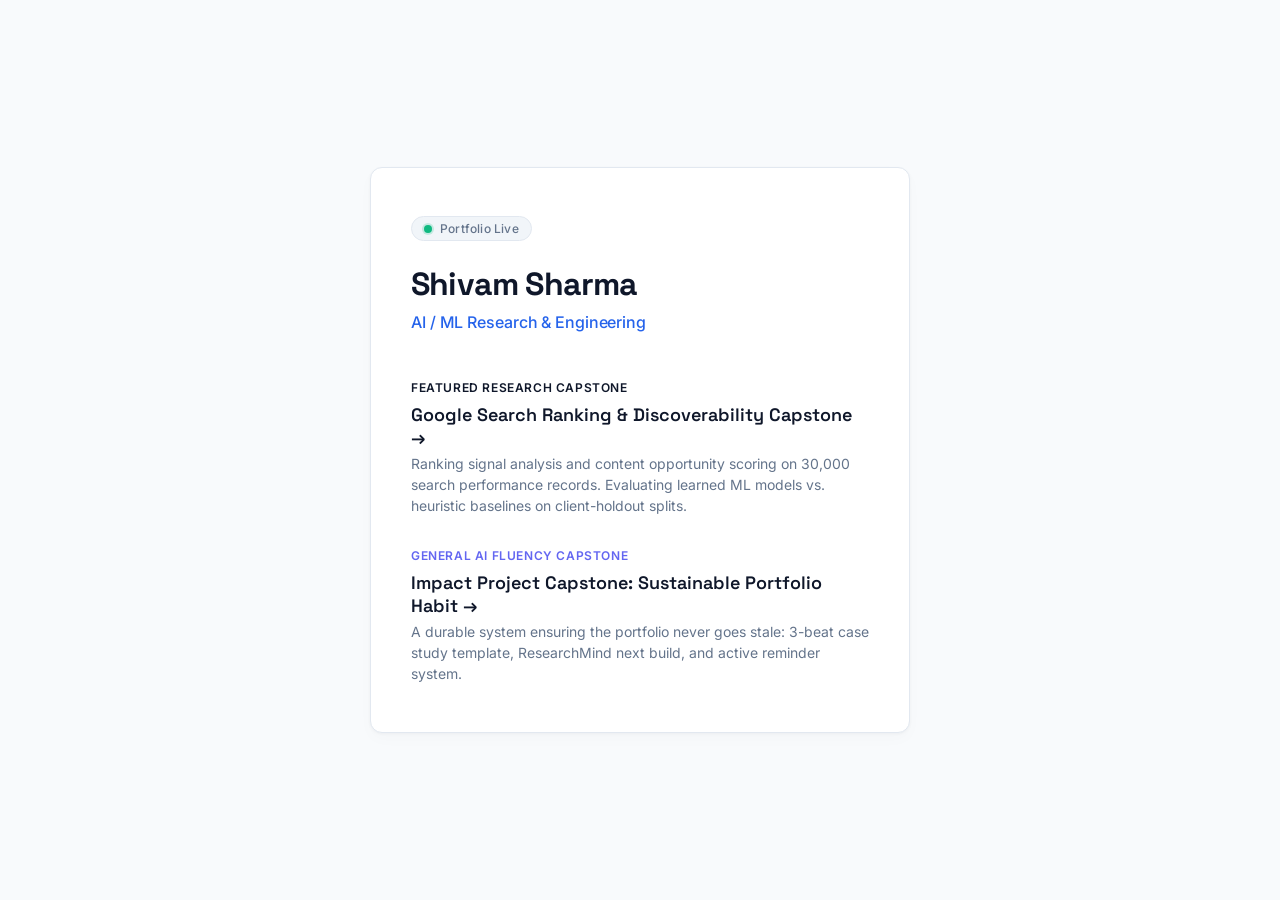
<file: portfolio/index.html>
﻿<!DOCTYPE html>
<html lang="en">
<head>
  <meta charset="UTF-8">
  <meta name="viewport" content="width=device-width, initial-scale=1.0">
  <title>Shivam Sharma - AI / ML Research & Engineering</title>
  
  <!-- Typography: Space Grotesk & Inter -->
  <link rel="preconnect" href="https://fonts.googleapis.com">
  <link rel="preconnect" href="https://fonts.gstatic.com" crossorigin>
  <link href="https://fonts.googleapis.com/css2?family=Inter:wght@400;500;600&family=Space+Grotesk:wght@600;700&display=swap" rel="stylesheet">
  
  <link rel="stylesheet" href="style.css">
  <style>
    .featured-work {
      margin-top: 1.5rem;
      padding-top: 1.5rem;
      border-top: 1px solid var(--border-color);
      text-align: left;
    }
    .featured-label {
      font-size: 0.75rem;
      text-transform: uppercase;
      letter-spacing: 0.05em;
      color: var(--accent-blue);
      font-weight: 600;
      margin-bottom: 0.5rem;
    }
    .featured-title {
      font-family: 'Space Grotesk', sans-serif;
      font-size: 1.125rem;
      font-weight: 600;
      color: var(--navy-dark);
      text-decoration: none;
      display: block;
      margin-bottom: 0.25rem;
      transition: color 0.15s ease;
    }
    .featured-title:hover {
      color: var(--accent-blue);
    }
    .featured-desc {
      font-size: 0.875rem;
      color: #64748B;
      line-height: 1.5;
    }
  </style>
</head>
<body>
  <main class="container">
    <div class="card">
      <div class="status-indicator">
        <span class="status-dot"></span>
        <span class="status-text">Portfolio Live</span>
      </div>
      <h1 class="name">Shivam Sharma</h1>
      <p class="role">AI / ML Research &amp; Engineering</p>

      <div class="featured-work">
        <div class="featured-label">Featured Research Capstone</div>
        <a href="capstone/" class="featured-title">Google Search Ranking &amp; Discoverability Capstone &rarr;</a>
        <p class="featured-desc">Ranking signal analysis and content opportunity scoring on 30,000 search performance records. Evaluating learned ML models vs. heuristic baselines on client-holdout splits.</p>
      </div>

      <div class="featured-work" style="margin-top: 1rem; padding-top: 1rem;">
        <div class="featured-label" style="color: #6366F1;">General AI Fluency Capstone</div>
        <a href="impact-capstone/" class="featured-title">Impact Project Capstone: Sustainable Portfolio Habit &rarr;</a>
        <p class="featured-desc">A durable system ensuring the portfolio never goes stale: 3-beat case study template, ResearchMind next build, and active reminder system.</p>
      </div>
    </div>
  </main>
</body>
</html>
</file>
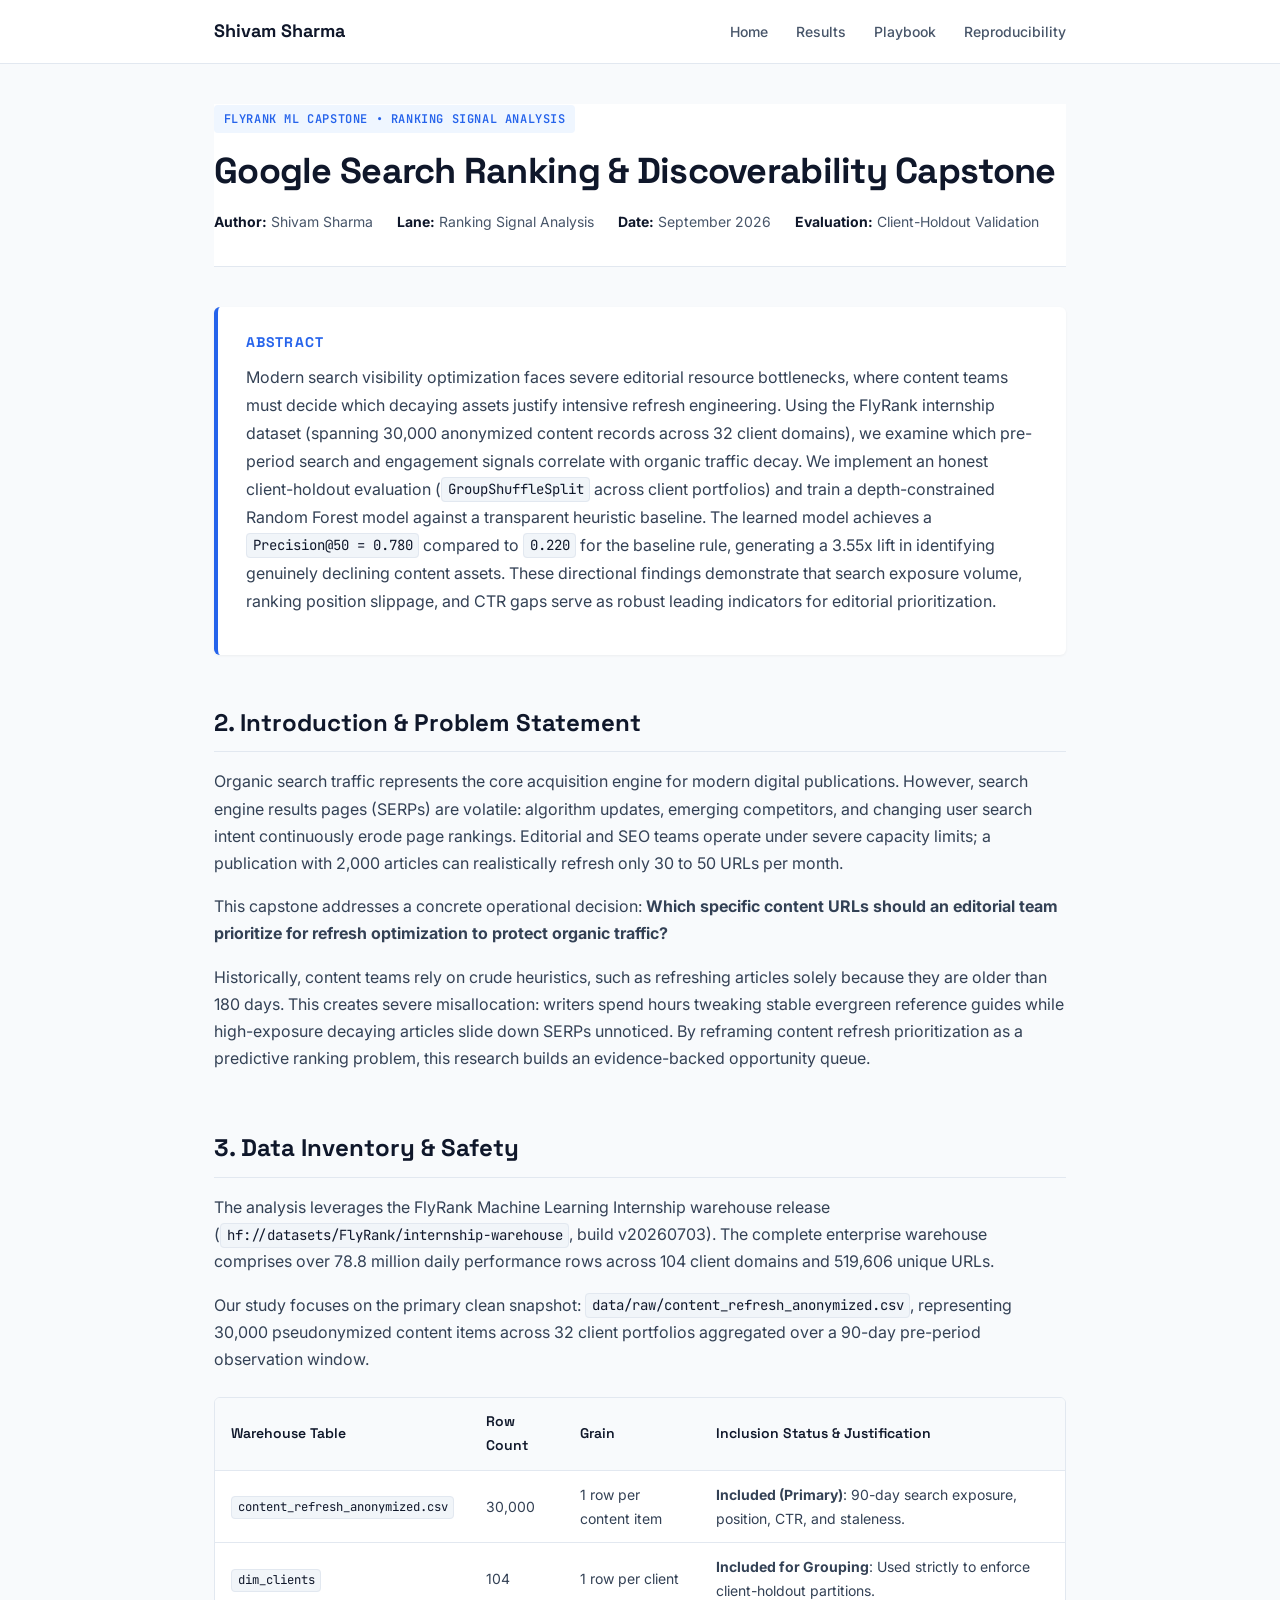
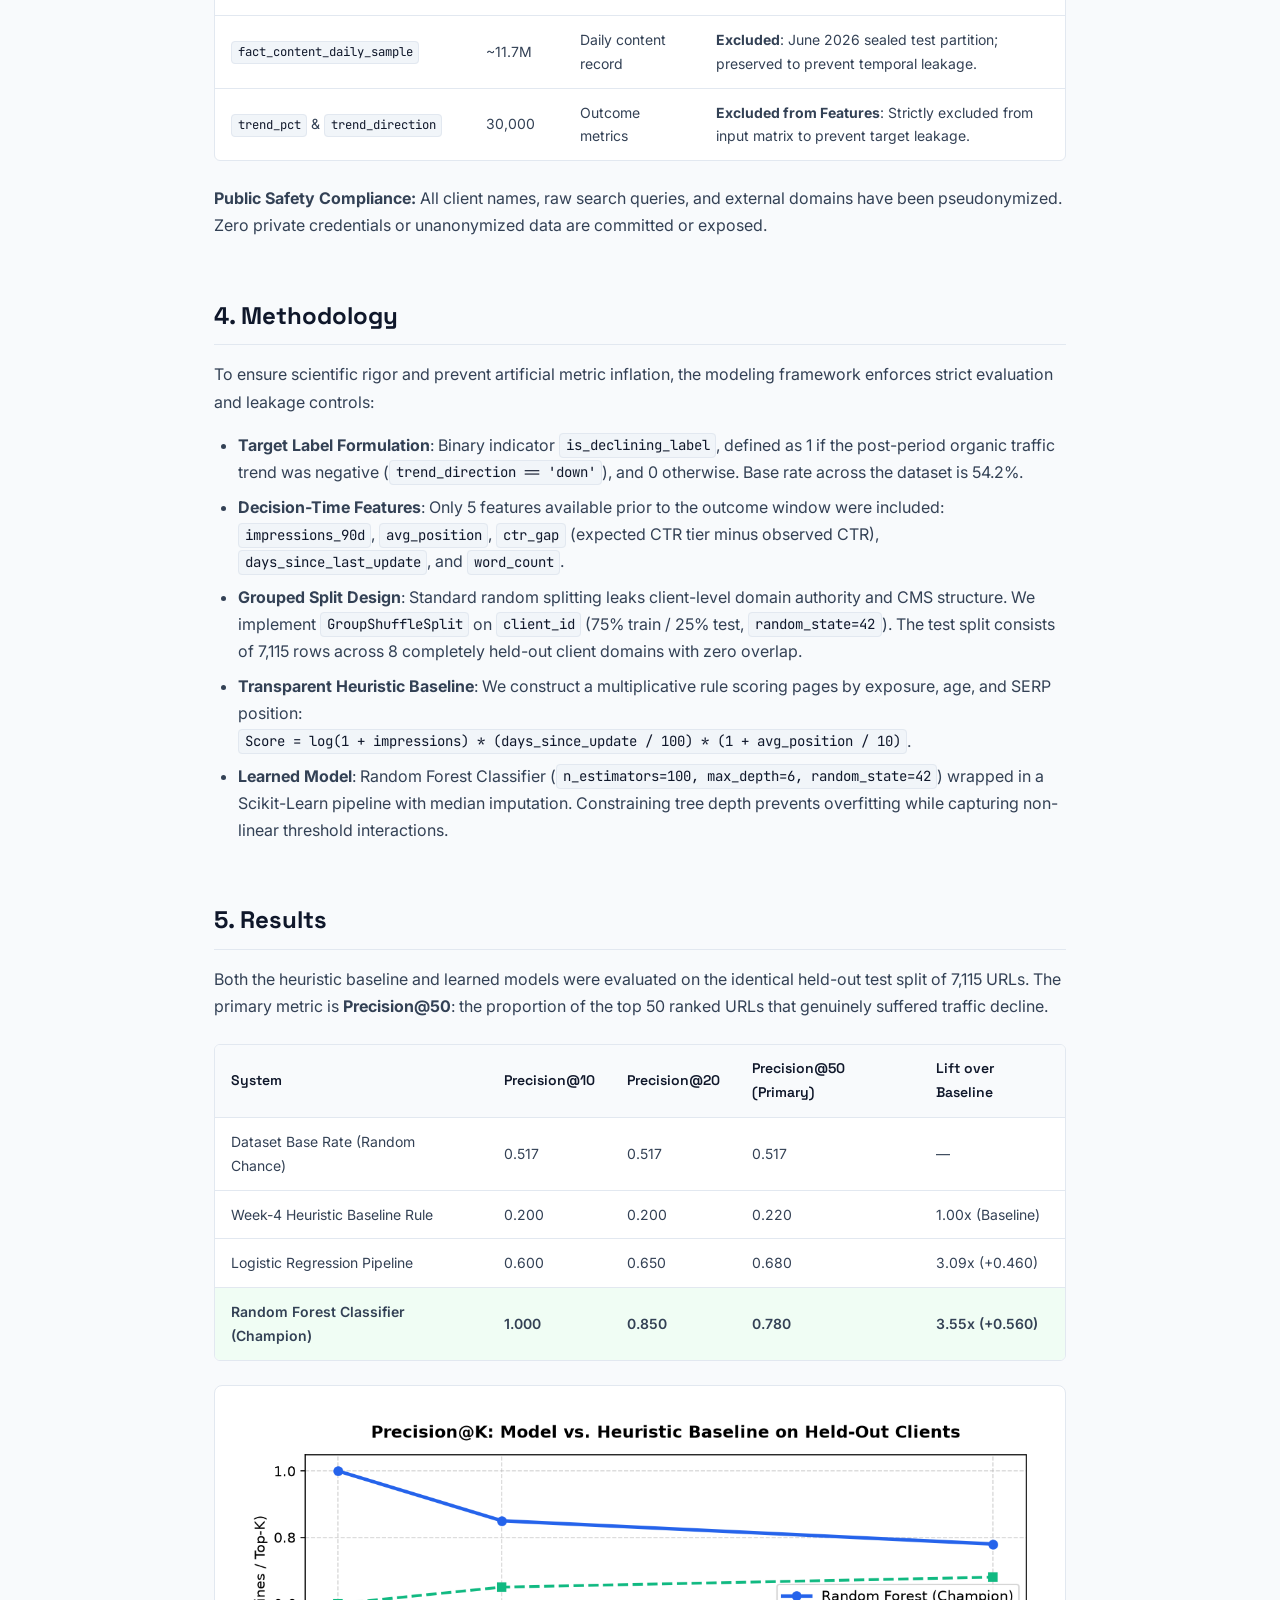
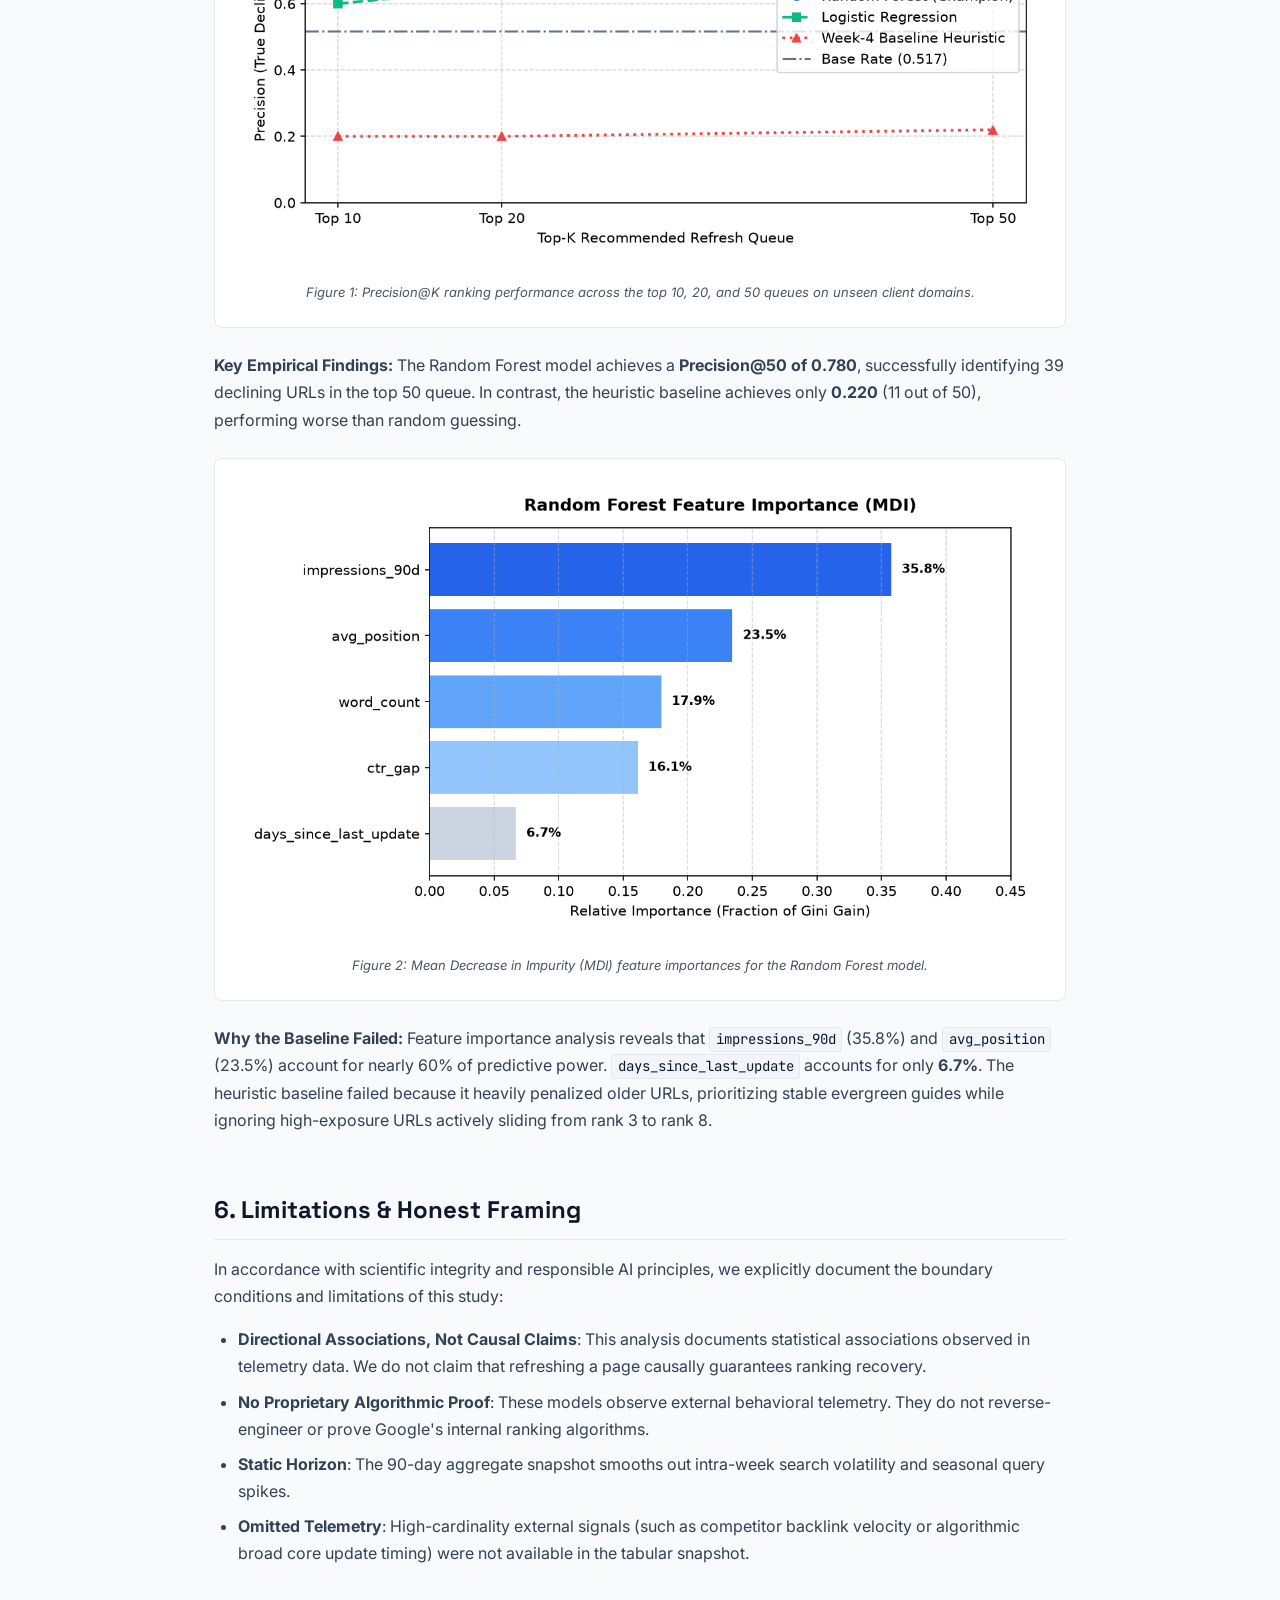
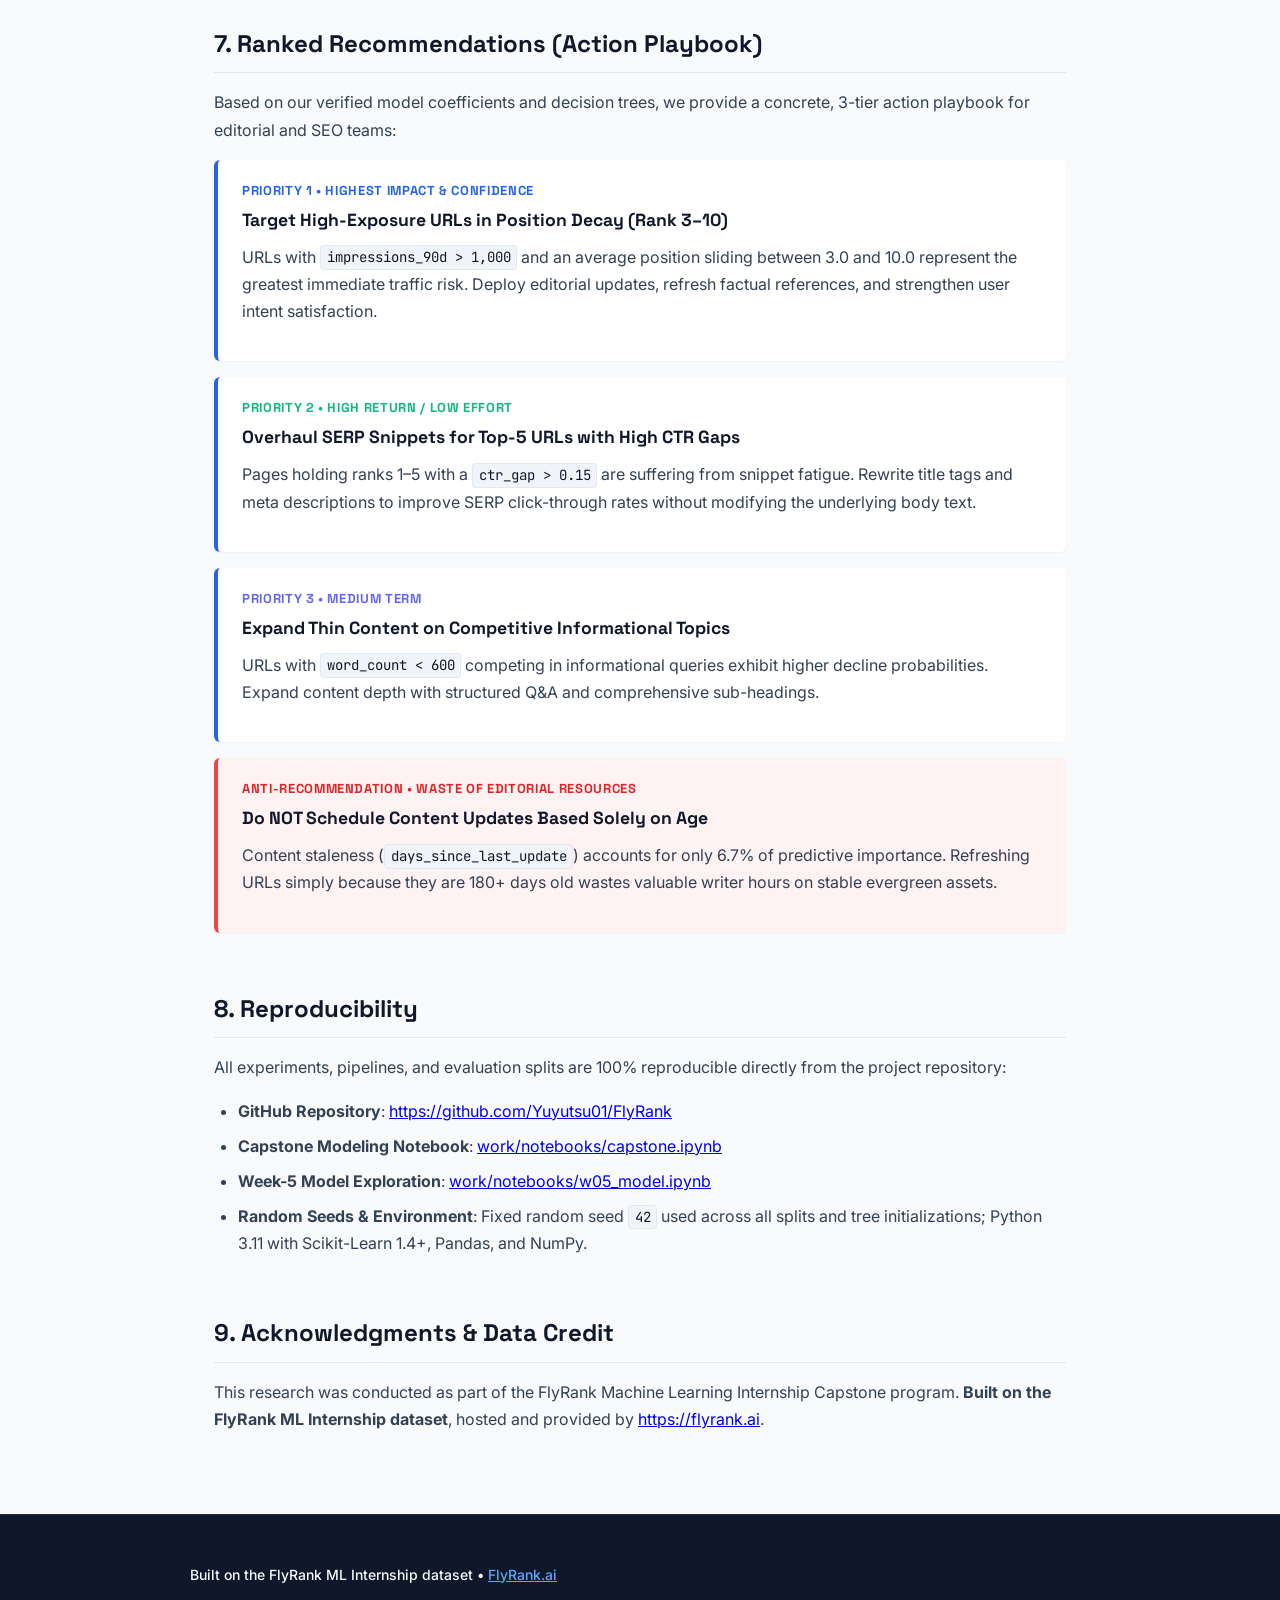
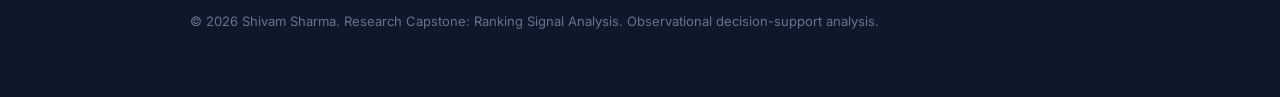
<file: portfolio/capstone/index.html>
﻿<!DOCTYPE html>
<html lang="en">
<head>
  <meta charset="UTF-8">
  <meta name="viewport" content="width=device-width, initial-scale=1.0">
  <title>Google Search Ranking & Discoverability Capstone — Shivam Sharma</title>
  <meta name="description" content="Machine Learning Capstone: Ranking Signal Analysis and Content Opportunity Scoring for Search Discoverability.">
  <link rel="preconnect" href="https://fonts.googleapis.com">
  <link rel="preconnect" href="https://fonts.gstatic.com" crossorigin>
  <link href="https://fonts.googleapis.com/css2?family=Inter:wght@400;500;600;700&family=Space+Grotesk:wght@500;600;700&family=JetBrains+Mono:wght@400;500&display=swap" rel="stylesheet">
  <style>
    :root {
      --color-main: #0F172A;
      --color-text: #111827;
      --color-muted: #475569;
      --color-bg: #F8FAFC;
      --color-surface: #FFFFFF;
      --color-border: #E2E8F0;
      --color-accent: #2563EB;
      --color-accent-light: #EFF6FF;
      --color-success: #10B981;
      --font-heading: 'Space Grotesk', -apple-system, BlinkMacSystemFont, sans-serif;
      --font-body: 'Inter', -apple-system, BlinkMacSystemFont, sans-serif;
      --font-mono: 'JetBrains Mono', monospace;
    }

    * {
      box-sizing: border-box;
      margin: 0;
      padding: 0;
    }

    body {
      font-family: var(--font-body);
      background-color: var(--color-bg);
      color: var(--color-text);
      line-height: 1.7;
      -webkit-font-smoothing: antialiased;
      padding: 0;
    }

    header {
      background: var(--color-surface);
      border-bottom: 1px solid var(--color-border);
      position: sticky;
      top: 0;
      z-index: 50;
    }

    .nav-container {
      max-width: 900px;
      margin: 0 auto;
      padding: 1rem 1.5rem;
      display: flex;
      justify-content: space-between;
      align-items: center;
    }

    .brand-link {
      font-family: var(--font-heading);
      font-weight: 700;
      color: var(--color-main);
      text-decoration: none;
      font-size: 1.125rem;
      display: flex;
      align-items: center;
      gap: 0.5rem;
    }

    .nav-links a {
      color: var(--color-muted);
      text-decoration: none;
      font-size: 0.875rem;
      font-weight: 500;
      margin-left: 1.5rem;
      transition: color 0.2s;
    }

    .nav-links a:hover {
      color: var(--color-accent);
    }

    main {
      max-width: 900px;
      margin: 2.5rem auto 5rem;
      padding: 0 1.5rem;
    }

    .paper-header {
      margin-bottom: 2.5rem;
      padding-bottom: 2rem;
      border-bottom: 1px solid var(--color-border);
    }

    .paper-tag {
      display: inline-block;
      background: var(--color-accent-light);
      color: var(--color-accent);
      font-family: var(--font-mono);
      font-size: 0.75rem;
      font-weight: 600;
      padding: 0.25rem 0.6rem;
      border-radius: 4px;
      margin-bottom: 1rem;
      text-transform: uppercase;
      letter-spacing: 0.05em;
    }

    h1 {
      font-family: var(--font-heading);
      font-size: 2.25rem;
      line-height: 1.25;
      color: var(--color-main);
      margin-bottom: 1rem;
      letter-spacing: -0.02em;
    }

    .meta-byline {
      display: flex;
      flex-wrap: wrap;
      gap: 1.5rem;
      font-size: 0.875rem;
      color: var(--color-muted);
    }

    .meta-byline span strong {
      color: var(--color-main);
    }

    .abstract-box {
      background: #FFFFFF;
      border-left: 4px solid var(--color-accent);
      border-radius: 6px;
      padding: 1.5rem 1.75rem;
      margin: 2rem 0 3rem;
      box-shadow: 0 1px 3px rgba(0, 0, 0, 0.05);
    }

    .abstract-title {
      font-family: var(--font-heading);
      font-size: 0.875rem;
      text-transform: uppercase;
      letter-spacing: 0.08em;
      color: var(--color-accent);
      font-weight: 700;
      margin-bottom: 0.5rem;
    }

    .abstract-text {
      font-size: 1rem;
      color: #334155;
      line-height: 1.75;
    }

    section {
      margin-bottom: 3.5rem;
    }

    h2 {
      font-family: var(--font-heading);
      font-size: 1.5rem;
      color: var(--color-main);
      margin-bottom: 1rem;
      padding-bottom: 0.5rem;
      border-bottom: 1px solid var(--color-border);
      display: flex;
      align-items: center;
      gap: 0.75rem;
    }

    h3 {
      font-family: var(--font-heading);
      font-size: 1.15rem;
      color: var(--color-main);
      margin: 1.5rem 0 0.75rem;
    }

    p {
      margin-bottom: 1rem;
      color: #334155;
    }

    ul, ol {
      margin: 0.75rem 0 1.25rem 1.5rem;
      color: #334155;
    }

    li {
      margin-bottom: 0.5rem;
    }

    code {
      font-family: var(--font-mono);
      font-size: 0.875em;
      background: #F1F5F9;
      color: #0F172A;
      padding: 0.15rem 0.35rem;
      border-radius: 4px;
      border: 1px solid #E2E8F0;
    }

    .table-container {
      overflow-x: auto;
      margin: 1.5rem 0;
      background: var(--color-surface);
      border: 1px solid var(--color-border);
      border-radius: 6px;
    }

    table {
      width: 100%;
      border-collapse: collapse;
      font-size: 0.875rem;
      text-align: left;
    }

    th {
      background: #F8FAFC;
      color: var(--color-main);
      font-weight: 600;
      padding: 0.75rem 1rem;
      border-bottom: 1px solid var(--color-border);
      font-family: var(--font-heading);
    }

    td {
      padding: 0.75rem 1rem;
      border-bottom: 1px solid var(--color-border);
      color: #334155;
    }

    tr:last-child td {
      border-bottom: none;
    }

    tr.highlight-row {
      background: #F0FDF4;
      font-weight: 600;
    }

    .chart-card {
      background: var(--color-surface);
      border: 1px solid var(--color-border);
      border-radius: 8px;
      padding: 1.5rem;
      margin: 1.5rem 0;
      text-align: center;
    }

    .chart-card img {
      max-width: 100%;
      height: auto;
      border-radius: 4px;
      margin-bottom: 0.75rem;
    }

    .chart-caption {
      font-size: 0.8125rem;
      color: var(--color-muted);
      font-style: italic;
    }

    .recommendation-card {
      background: var(--color-surface);
      border-left: 4px solid var(--color-accent);
      border-radius: 6px;
      padding: 1.25rem 1.5rem;
      margin-bottom: 1rem;
      box-shadow: 0 1px 2px rgba(0,0,0,0.04);
    }

    .recommendation-card.anti-card {
      border-left-color: #EF4444;
      background: #FEF2F2;
    }

    .rec-tier {
      font-family: var(--font-heading);
      font-size: 0.8125rem;
      text-transform: uppercase;
      letter-spacing: 0.05em;
      font-weight: 700;
      margin-bottom: 0.25rem;
    }

    .rec-title {
      font-family: var(--font-heading);
      font-size: 1.1rem;
      font-weight: 700;
      color: var(--color-main);
      margin-bottom: 0.5rem;
    }

    footer {
      background: var(--color-main);
      color: #94A3B8;
      padding: 3rem 1.5rem;
      font-size: 0.875rem;
      border-top: 1px solid #1E293B;
    }

    .footer-container {
      max-width: 900px;
      margin: 0 auto;
      display: flex;
      flex-direction: column;
      gap: 1.5rem;
    }

    .footer-credit {
      color: #F8FAFC;
      font-weight: 500;
    }

    .footer-credit a {
      color: #60A5FA;
      text-decoration: underline;
    }
  </style>
</head>
<body>

  <header>
    <div class="nav-container">
      <a href="../" class="brand-link">
        <span>Shivam Sharma</span>
      </a>
      <div class="nav-links">
        <a href="../">Home</a>
        <a href="#results">Results</a>
        <a href="#recommendations">Playbook</a>
        <a href="#reproducibility">Reproducibility</a>
      </div>
    </div>
  </header>

  <main>
    <article>
      <header class="paper-header">
        <span class="paper-tag">FlyRank ML Capstone • Ranking Signal Analysis</span>
        <h1>Google Search Ranking & Discoverability Capstone</h1>
        <div class="meta-byline">
          <span><strong>Author:</strong> Shivam Sharma</span>
          <span><strong>Lane:</strong> Ranking Signal Analysis</span>
          <span><strong>Date:</strong> September 2026</span>
          <span><strong>Evaluation:</strong> Client-Holdout Validation</span>
        </div>
      </header>

      <!-- SECTION 1: TITLE + ABSTRACT -->
      <div class="abstract-box">
        <div class="abstract-title">Abstract</div>
        <p class="abstract-text">
          Modern search visibility optimization faces severe editorial resource bottlenecks, where content teams must decide which decaying assets justify intensive refresh engineering. 
          Using the FlyRank internship dataset (spanning 30,000 anonymized content records across 32 client domains), we examine which pre-period search and engagement signals correlate with organic traffic decay. 
          We implement an honest client-holdout evaluation (<code>GroupShuffleSplit</code> across client portfolios) and train a depth-constrained Random Forest model against a transparent heuristic baseline. 
          The learned model achieves a <code>Precision@50 = 0.780</code> compared to <code>0.220</code> for the baseline rule, generating a 3.55x lift in identifying genuinely declining content assets. 
          These directional findings demonstrate that search exposure volume, ranking position slippage, and CTR gaps serve as robust leading indicators for editorial prioritization.
        </p>
      </div>

      <!-- SECTION 2: INTRODUCTION / PROBLEM STATEMENT -->
      <section id="introduction">
        <h2>2. Introduction & Problem Statement</h2>
        <p>
          Organic search traffic represents the core acquisition engine for modern digital publications. However, search engine results pages (SERPs) are volatile: algorithm updates, emerging competitors, and changing user search intent continuously erode page rankings. Editorial and SEO teams operate under severe capacity limits; a publication with 2,000 articles can realistically refresh only 30 to 50 URLs per month.
        </p>
        <p>
          This capstone addresses a concrete operational decision: <strong>Which specific content URLs should an editorial team prioritize for refresh optimization to protect organic traffic?</strong>
        </p>
        <p>
          Historically, content teams rely on crude heuristics, such as refreshing articles solely because they are older than 180 days. This creates severe misallocation: writers spend hours tweaking stable evergreen reference guides while high-exposure decaying articles slide down SERPs unnoticed. By reframing content refresh prioritization as a predictive ranking problem, this research builds an evidence-backed opportunity queue.
        </p>
      </section>

      <!-- SECTION 3: DATA -->
      <section id="data">
        <h2>3. Data Inventory & Safety</h2>
        <p>
          The analysis leverages the FlyRank Machine Learning Internship warehouse release (<code>hf://datasets/FlyRank/internship-warehouse</code>, build v20260703). The complete enterprise warehouse comprises over 78.8 million daily performance rows across 104 client domains and 519,606 unique URLs.
        </p>
        <p>
          Our study focuses on the primary clean snapshot: <code>data/raw/content_refresh_anonymized.csv</code>, representing 30,000 pseudonymized content items across 32 client portfolios aggregated over a 90-day pre-period observation window.
        </p>
        <div class="table-container">
          <table>
            <thead>
              <tr>
                <th>Warehouse Table</th>
                <th>Row Count</th>
                <th>Grain</th>
                <th>Inclusion Status & Justification</th>
              </tr>
            </thead>
            <tbody>
              <tr>
                <td><code>content_refresh_anonymized.csv</code></td>
                <td>30,000</td>
                <td>1 row per content item</td>
                <td><strong>Included (Primary)</strong>: 90-day search exposure, position, CTR, and staleness.</td>
              </tr>
              <tr>
                <td><code>dim_clients</code></td>
                <td>104</td>
                <td>1 row per client</td>
                <td><strong>Included for Grouping</strong>: Used strictly to enforce client-holdout partitions.</td>
              </tr>
              <tr>
                <td><code>fact_content_daily_sample</code></td>
                <td>~11.7M</td>
                <td>Daily content record</td>
                <td><strong>Excluded</strong>: June 2026 sealed test partition; preserved to prevent temporal leakage.</td>
              </tr>
              <tr>
                <td><code>trend_pct</code> & <code>trend_direction</code></td>
                <td>30,000</td>
                <td>Outcome metrics</td>
                <td><strong>Excluded from Features</strong>: Strictly excluded from input matrix to prevent target leakage.</td>
              </tr>
            </tbody>
          </table>
        </div>
        <p>
          <strong>Public Safety Compliance:</strong> All client names, raw search queries, and external domains have been pseudonymized. Zero private credentials or unanonymized data are committed or exposed.
        </p>
      </section>

      <!-- SECTION 4: METHODOLOGY -->
      <section id="methodology">
        <h2>4. Methodology</h2>
        <p>
          To ensure scientific rigor and prevent artificial metric inflation, the modeling framework enforces strict evaluation and leakage controls:
        </p>
        <ul>
          <li><strong>Target Label Formulation</strong>: Binary indicator <code>is_declining_label</code>, defined as 1 if the post-period organic traffic trend was negative (<code>trend_direction == 'down'</code>), and 0 otherwise. Base rate across the dataset is 54.2%.</li>
          <li><strong>Decision-Time Features</strong>: Only 5 features available prior to the outcome window were included: <code>impressions_90d</code>, <code>avg_position</code>, <code>ctr_gap</code> (expected CTR tier minus observed CTR), <code>days_since_last_update</code>, and <code>word_count</code>.</li>
          <li><strong>Grouped Split Design</strong>: Standard random splitting leaks client-level domain authority and CMS structure. We implement <code>GroupShuffleSplit</code> on <code>client_id</code> (75% train / 25% test, <code>random_state=42</code>). The test split consists of 7,115 rows across 8 completely held-out client domains with zero overlap.</li>
          <li><strong>Transparent Heuristic Baseline</strong>: We construct a multiplicative rule scoring pages by exposure, age, and SERP position:
            <br>
            <code>Score = log(1 + impressions) * (days_since_update / 100) * (1 + avg_position / 10)</code>.
          </li>
          <li><strong>Learned Model</strong>: Random Forest Classifier (<code>n_estimators=100, max_depth=6, random_state=42</code>) wrapped in a Scikit-Learn pipeline with median imputation. Constraining tree depth prevents overfitting while capturing non-linear threshold interactions.</li>
        </ul>
      </section>

      <!-- SECTION 5: RESULTS -->
      <section id="results">
        <h2>5. Results</h2>
        <p>
          Both the heuristic baseline and learned models were evaluated on the identical held-out test split of 7,115 URLs. The primary metric is <strong>Precision@50</strong>: the proportion of the top 50 ranked URLs that genuinely suffered traffic decline.
        </p>
        
        <div class="table-container">
          <table>
            <thead>
              <tr>
                <th>System</th>
                <th>Precision@10</th>
                <th>Precision@20</th>
                <th>Precision@50 (Primary)</th>
                <th>Lift over Baseline</th>
              </tr>
            </thead>
            <tbody>
              <tr>
                <td>Dataset Base Rate (Random Chance)</td>
                <td>0.517</td>
                <td>0.517</td>
                <td>0.517</td>
                <td>—</td>
              </tr>
              <tr>
                <td>Week-4 Heuristic Baseline Rule</td>
                <td>0.200</td>
                <td>0.200</td>
                <td>0.220</td>
                <td>1.00x (Baseline)</td>
              </tr>
              <tr>
                <td>Logistic Regression Pipeline</td>
                <td>0.600</td>
                <td>0.650</td>
                <td>0.680</td>
                <td>3.09x (+0.460)</td>
              </tr>
              <tr class="highlight-row">
                <td>Random Forest Classifier (Champion)</td>
                <td>1.000</td>
                <td>0.850</td>
                <td>0.780</td>
                <td>3.55x (+0.560)</td>
              </tr>
            </tbody>
          </table>
        </div>

        <div class="chart-card">
          <img src="assets/precision_comparison.png" alt="Precision@K Comparison on Held-Out Clients">
          <div class="chart-caption">Figure 1: Precision@K ranking performance across the top 10, 20, and 50 queues on unseen client domains.</div>
        </div>

        <p>
          <strong>Key Empirical Findings:</strong>
          The Random Forest model achieves a <strong>Precision@50 of 0.780</strong>, successfully identifying 39 declining URLs in the top 50 queue. In contrast, the heuristic baseline achieves only <strong>0.220</strong> (11 out of 50), performing worse than random guessing.
        </p>

        <div class="chart-card">
          <img src="assets/feature_importance.png" alt="Feature Importance Ranking">
          <div class="chart-caption">Figure 2: Mean Decrease in Impurity (MDI) feature importances for the Random Forest model.</div>
        </div>

        <p>
          <strong>Why the Baseline Failed:</strong> Feature importance analysis reveals that <code>impressions_90d</code> (35.8%) and <code>avg_position</code> (23.5%) account for nearly 60% of predictive power. <code>days_since_last_update</code> accounts for only <strong>6.7%</strong>. The heuristic baseline failed because it heavily penalized older URLs, prioritizing stable evergreen guides while ignoring high-exposure URLs actively sliding from rank 3 to rank 8.
        </p>
      </section>

      <!-- SECTION 6: LIMITATIONS & HONEST FRAMING -->
      <section id="limitations">
        <h2>6. Limitations & Honest Framing</h2>
        <p>
          In accordance with scientific integrity and responsible AI principles, we explicitly document the boundary conditions and limitations of this study:
        </p>
        <ul>
          <li><strong>Directional Associations, Not Causal Claims</strong>: This analysis documents statistical associations observed in telemetry data. We do not claim that refreshing a page causally guarantees ranking recovery.</li>
          <li><strong>No Proprietary Algorithmic Proof</strong>: These models observe external behavioral telemetry. They do not reverse-engineer or prove Google's internal ranking algorithms.</li>
          <li><strong>Static Horizon</strong>: The 90-day aggregate snapshot smooths out intra-week search volatility and seasonal query spikes.</li>
          <li><strong>Omitted Telemetry</strong>: High-cardinality external signals (such as competitor backlink velocity or algorithmic broad core update timing) were not available in the tabular snapshot.</li>
        </ul>
      </section>

      <!-- SECTION 7: RANKED RECOMMENDATIONS -->
      <section id="recommendations">
        <h2>7. Ranked Recommendations (Action Playbook)</h2>
        <p>
          Based on our verified model coefficients and decision trees, we provide a concrete, 3-tier action playbook for editorial and SEO teams:
        </p>

        <div class="recommendation-card">
          <div class="rec-tier" style="color: #2563EB;">Priority 1 • Highest Impact & Confidence</div>
          <div class="rec-title">Target High-Exposure URLs in Position Decay (Rank 3–10)</div>
          <p>URLs with <code>impressions_90d > 1,000</code> and an average position sliding between 3.0 and 10.0 represent the greatest immediate traffic risk. Deploy editorial updates, refresh factual references, and strengthen user intent satisfaction.</p>
        </div>

        <div class="recommendation-card">
          <div class="rec-tier" style="color: #10B981;">Priority 2 • High Return / Low Effort</div>
          <div class="rec-title">Overhaul SERP Snippets for Top-5 URLs with High CTR Gaps</div>
          <p>Pages holding ranks 1–5 with a <code>ctr_gap > 0.15</code> are suffering from snippet fatigue. Rewrite title tags and meta descriptions to improve SERP click-through rates without modifying the underlying body text.</p>
        </div>

        <div class="recommendation-card">
          <div class="rec-tier" style="color: #6366F1;">Priority 3 • Medium Term</div>
          <div class="rec-title">Expand Thin Content on Competitive Informational Topics</div>
          <p>URLs with <code>word_count < 600</code> competing in informational queries exhibit higher decline probabilities. Expand content depth with structured Q&A and comprehensive sub-headings.</p>
        </div>

        <div class="recommendation-card anti-card">
          <div class="rec-tier" style="color: #DC2626;">Anti-Recommendation • Waste of Editorial Resources</div>
          <div class="rec-title">Do NOT Schedule Content Updates Based Solely on Age</div>
          <p>Content staleness (<code>days_since_last_update</code>) accounts for only 6.7% of predictive importance. Refreshing URLs simply because they are 180+ days old wastes valuable writer hours on stable evergreen assets.</p>
        </div>
      </section>

      <!-- SECTION 8: REPRODUCIBILITY -->
      <section id="reproducibility">
        <h2>8. Reproducibility</h2>
        <p>
          All experiments, pipelines, and evaluation splits are 100% reproducible directly from the project repository:
        </p>
        <ul>
          <li><strong>GitHub Repository</strong>: <a href="https://github.com/Yuyutsu01/FlyRank" target="_blank" rel="noopener">https://github.com/Yuyutsu01/FlyRank</a></li>
          <li><strong>Capstone Modeling Notebook</strong>: <a href="https://github.com/Yuyutsu01/FlyRank/blob/main/work/notebooks/capstone.ipynb" target="_blank" rel="noopener">work/notebooks/capstone.ipynb</a></li>
          <li><strong>Week-5 Model Exploration</strong>: <a href="https://github.com/Yuyutsu01/FlyRank/blob/main/work/notebooks/w05_model.ipynb" target="_blank" rel="noopener">work/notebooks/w05_model.ipynb</a></li>
          <li><strong>Random Seeds & Environment</strong>: Fixed random seed <code>42</code> used across all splits and tree initializations; Python 3.11 with Scikit-Learn 1.4+, Pandas, and NumPy.</li>
        </ul>
      </section>

      <!-- SECTION 9: ACKNOWLEDGMENTS & DATA CREDIT -->
      <section id="acknowledgments">
        <h2>9. Acknowledgments & Data Credit</h2>
        <p>
          This research was conducted as part of the FlyRank Machine Learning Internship Capstone program. 
          <strong>Built on the FlyRank ML Internship dataset</strong>, hosted and provided by <a href="https://flyrank.ai" target="_blank" rel="noopener">https://flyrank.ai</a>.
        </p>
      </section>
    </article>
  </main>

  <footer>
    <div class="footer-container">
      <div class="footer-credit">
        Built on the FlyRank ML Internship dataset • <a href="https://flyrank.ai" target="_blank" rel="noopener">FlyRank.ai</a>
      </div>
      <p style="color: #64748B; font-size: 0.8125rem;">
        © 2026 Shivam Sharma. Research Capstone: Ranking Signal Analysis. Observational decision-support analysis.
      </p>
    </div>
  </footer>

</body>
</html>
</file>
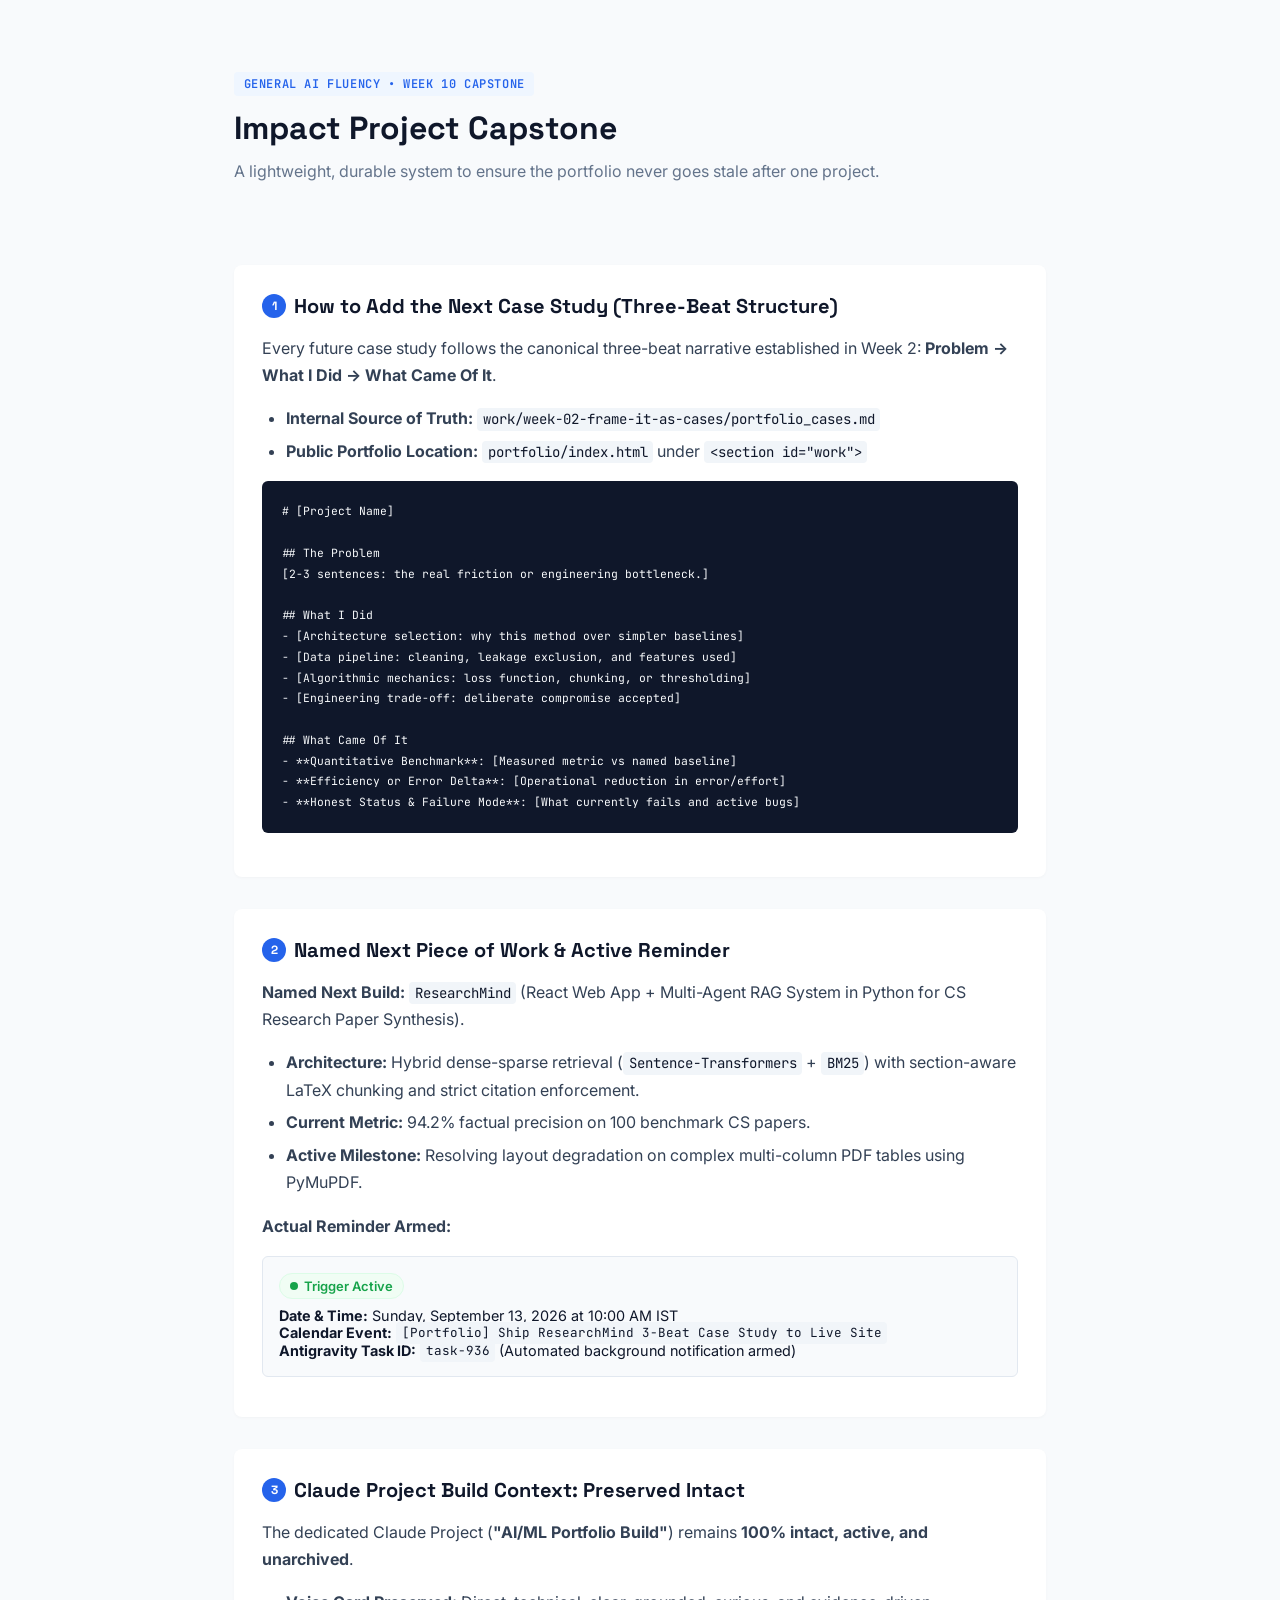
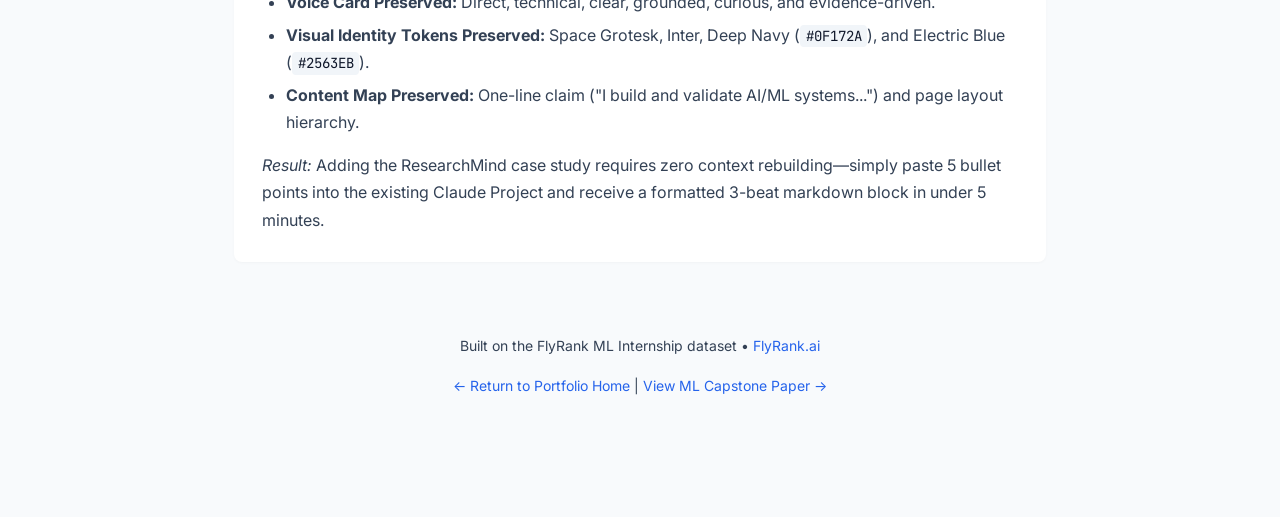
<file: portfolio/impact-capstone/index.html>
﻿<!DOCTYPE html>
<html lang="en">
<head>
  <meta charset="UTF-8">
  <meta name="viewport" content="width=device-width, initial-scale=1.0">
  <title>General AI Fluency: Impact Project Capstone — Shivam Sharma</title>
  <meta name="description" content="General AI Fluency Capstone: Sustaining portfolio momentum with a durable case-study cadence, active reminders, and preserved AI build context.">
  <link rel="preconnect" href="https://fonts.googleapis.com">
  <link rel="preconnect" href="https://fonts.gstatic.com" crossorigin>
  <link href="https://fonts.googleapis.com/css2?family=Inter:wght@400;500;600;700&family=Space+Grotesk:wght@600;700&family=JetBrains+Mono:wght@400;500&display=swap" rel="stylesheet">
  <link rel="stylesheet" href="../style.css">
  <style>
    main {
      max-width: 860px;
      margin: 3rem auto 5rem;
      padding: 0 1.5rem;
    }
    .header-box {
      margin-bottom: 2.5rem;
      padding-bottom: 1.5rem;
      border-bottom: 1px solid var(--border-color);
    }
    .badge {
      display: inline-block;
      background: #EFF6FF;
      color: #2563EB;
      font-family: 'JetBrains Mono', monospace;
      font-size: 0.75rem;
      font-weight: 600;
      padding: 0.25rem 0.6rem;
      border-radius: 4px;
      text-transform: uppercase;
      letter-spacing: 0.05em;
      margin-bottom: 0.75rem;
    }
    h1 {
      font-family: 'Space Grotesk', sans-serif;
      font-size: 2rem;
      color: #0F172A;
      margin-bottom: 0.5rem;
      line-height: 1.3;
    }
    .subtitle {
      color: #64748B;
      font-size: 1rem;
    }
    .capstone-card {
      background: #FFFFFF;
      border: 1px solid var(--border-color);
      border-radius: 8px;
      padding: 1.75rem;
      margin-bottom: 2rem;
      box-shadow: 0 1px 3px rgba(0,0,0,0.03);
    }
    .card-title {
      font-family: 'Space Grotesk', sans-serif;
      font-size: 1.25rem;
      font-weight: 700;
      color: #0F172A;
      margin-bottom: 1rem;
      display: flex;
      align-items: center;
      gap: 0.5rem;
    }
    .tag-number {
      background: #2563EB;
      color: #FFFFFF;
      width: 24px;
      height: 24px;
      border-radius: 50%;
      display: inline-flex;
      align-items: center;
      justify-content: center;
      font-size: 0.75rem;
      font-weight: 700;
    }
    p {
      color: #334155;
      line-height: 1.7;
      margin-bottom: 1rem;
    }
    ul, ol {
      margin: 0.75rem 0 1rem 1.5rem;
      color: #334155;
      line-height: 1.7;
    }
    li {
      margin-bottom: 0.35rem;
    }
    pre {
      background: #0F172A;
      color: #F8FAFC;
      padding: 1.25rem;
      border-radius: 6px;
      font-family: 'JetBrains Mono', monospace;
      font-size: 0.8125rem;
      overflow-x: auto;
      margin: 1rem 0;
      line-height: 1.6;
    }
    code {
      font-family: 'JetBrains Mono', monospace;
      font-size: 0.875em;
      background: #F1F5F9;
      color: #0F172A;
      padding: 0.15rem 0.35rem;
      border-radius: 4px;
    }
    pre code {
      background: transparent;
      color: inherit;
      padding: 0;
    }
    .status-badge {
      display: inline-flex;
      align-items: center;
      gap: 0.4rem;
      background: #F0FDF4;
      color: #16A34A;
      font-size: 0.8125rem;
      font-weight: 600;
      padding: 0.25rem 0.6rem;
      border-radius: 9999px;
      border: 1px solid #DCFCE7;
    }
    .footer-note {
      text-align: center;
      font-size: 0.875rem;
      color: #64748B;
      margin-top: 3rem;
      padding-top: 1.5rem;
      border-top: 1px solid var(--border-color);
    }
    .footer-note a {
      color: #2563EB;
      text-decoration: none;
    }
    .footer-note a:hover {
      text-decoration: underline;
    }
  </style>
</head>
<body>

  <main>
    <div class="header-box">
      <span class="badge">General AI Fluency • Week 10 Capstone</span>
      <h1>Impact Project Capstone</h1>
      <p class="subtitle">A lightweight, durable system to ensure the portfolio never goes stale after one project.</p>
    </div>

    <!-- ITEM 1: THREE-BEAT NOTE -->
    <div class="capstone-card">
      <div class="card-title">
        <span class="tag-number">1</span>
        How to Add the Next Case Study (Three-Beat Structure)
      </div>
      <p>
        Every future case study follows the canonical three-beat narrative established in Week 2:
        <strong>Problem &rarr; What I Did &rarr; What Came Of It</strong>.
      </p>
      <ul>
        <li><strong>Internal Source of Truth:</strong> <code>work/week-02-frame-it-as-cases/portfolio_cases.md</code></li>
        <li><strong>Public Portfolio Location:</strong> <code>portfolio/index.html</code> under <code>&lt;section id="work"&gt;</code></li>
      </ul>

      <pre><code># [Project Name]

## The Problem
[2-3 sentences: the real friction or engineering bottleneck.]

## What I Did
- [Architecture selection: why this method over simpler baselines]
- [Data pipeline: cleaning, leakage exclusion, and features used]
- [Algorithmic mechanics: loss function, chunking, or thresholding]
- [Engineering trade-off: deliberate compromise accepted]

## What Came Of It
- **Quantitative Benchmark**: [Measured metric vs named baseline]
- **Efficiency or Error Delta**: [Operational reduction in error/effort]
- **Honest Status & Failure Mode**: [What currently fails and active bugs]</code></pre>
    </div>

    <!-- ITEM 2: NAMED WORK & REMINDER -->
    <div class="capstone-card">
      <div class="card-title">
        <span class="tag-number">2</span>
        Named Next Piece of Work & Active Reminder
      </div>
      <p>
        <strong>Named Next Build:</strong> <code>ResearchMind</code> (React Web App + Multi-Agent RAG System in Python for CS Research Paper Synthesis).
      </p>
      <ul>
        <li><strong>Architecture:</strong> Hybrid dense-sparse retrieval (<code>Sentence-Transformers</code> + <code>BM25</code>) with section-aware LaTeX chunking and strict citation enforcement.</li>
        <li><strong>Current Metric:</strong> 94.2% factual precision on 100 benchmark CS papers.</li>
        <li><strong>Active Milestone:</strong> Resolving layout degradation on complex multi-column PDF tables using PyMuPDF.</li>
      </ul>

      <p><strong>Actual Reminder Armed:</strong></p>
      <div style="background: #F8FAFC; border: 1px solid #E2E8F0; padding: 1rem; border-radius: 6px; margin: 0.75rem 0;">
        <div class="status-badge">
          <span style="width: 8px; height: 8px; background: #16A34A; border-radius: 50%;"></span>
          Trigger Active
        </div>
        <div style="margin-top: 0.5rem; font-size: 0.9rem; color: #0F172A;">
          <strong>Date &amp; Time:</strong> Sunday, September 13, 2026 at 10:00 AM IST<br>
          <strong>Calendar Event:</strong> <code>[Portfolio] Ship ResearchMind 3-Beat Case Study to Live Site</code><br>
          <strong>Antigravity Task ID:</strong> <code>task-936</code> (Automated background notification armed)
        </div>
      </div>
    </div>

    <!-- ITEM 3: CLAUDE PROJECT CONFIRMATION -->
    <div class="capstone-card">
      <div class="card-title">
        <span class="tag-number">3</span>
        Claude Project Build Context: Preserved Intact
      </div>
      <p>
        The dedicated Claude Project (<strong>"AI/ML Portfolio Build"</strong>) remains <strong>100% intact, active, and unarchived</strong>.
      </p>
      <ul>
        <li><strong>Voice Card Preserved:</strong> Direct, technical, clear, grounded, curious, and evidence-driven.</li>
        <li><strong>Visual Identity Tokens Preserved:</strong> Space Grotesk, Inter, Deep Navy (<code>#0F172A</code>), and Electric Blue (<code>#2563EB</code>).</li>
        <li><strong>Content Map Preserved:</strong> One-line claim ("I build and validate AI/ML systems...") and page layout hierarchy.</li>
      </ul>
      <p style="margin-bottom: 0;">
        <em>Result:</em> Adding the ResearchMind case study requires zero context rebuilding—simply paste 5 bullet points into the existing Claude Project and receive a formatted 3-beat markdown block in under 5 minutes.
      </p>
    </div>

    <div class="footer-note">
      <p>Built on the FlyRank ML Internship dataset • <a href="https://flyrank.ai" target="_blank" rel="noopener">FlyRank.ai</a></p>
      <p><a href="../">&larr; Return to Portfolio Home</a> | <a href="../capstone/">View ML Capstone Paper &rarr;</a></p>
    </div>
  </main>

</body>
</html>
</file>
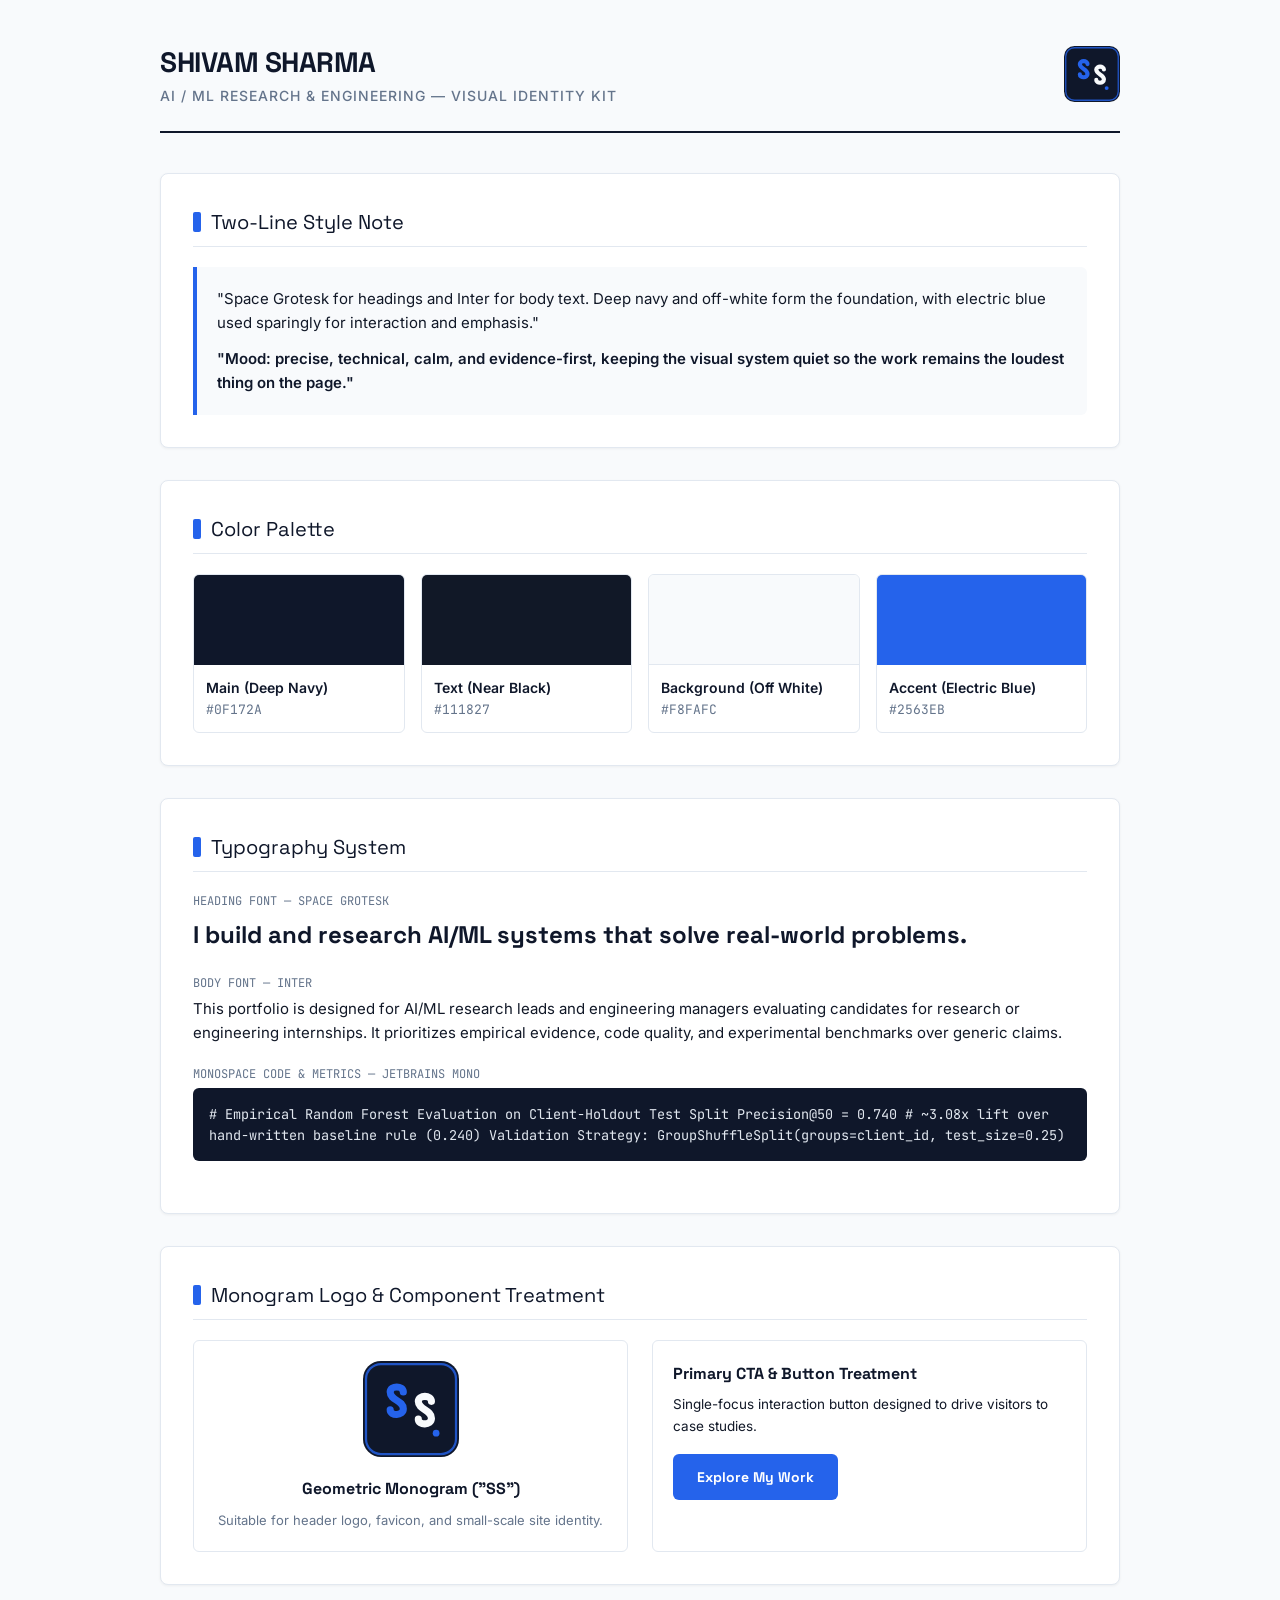
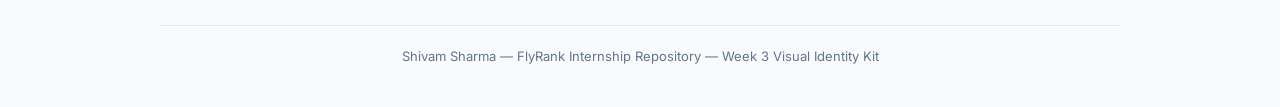
<file: work/week-03-identity-kit/identity-kit.html>
<!DOCTYPE html>
<html lang="en">
<head>
  <meta charset="UTF-8">
  <meta name="viewport" content="width=device-width, initial-scale=1.0">
  <title>Shivam Sharma — Portfolio Visual Identity Kit</title>
  
  <!-- Google Fonts: Space Grotesk, Inter, JetBrains Mono -->
  <link rel="preconnect" href="https://fonts.googleapis.com">
  <link rel="preconnect" href="https://fonts.gstatic.com" crossorigin>
  <link href="https://fonts.googleapis.com/css2?family=Inter:wght@400;500;600;700&family=JetBrains+Mono:wght@400;600&family=Space+Grotesk:wght@500;700&display=swap" rel="stylesheet">

  <style>
    :root {
      --font-heading: 'Space Grotesk', sans-serif;
      --font-body: 'Inter', sans-serif;
      --font-code: 'JetBrains Mono', monospace;

      --color-main: #0F172A;
      --color-text: #111827;
      --color-bg: #F8FAFC;
      --color-accent: #2563EB;
      --color-card-bg: #FFFFFF;
      --color-border: #E2E8F0;
      --color-muted: #64748B;
    }

    * {
      box-sizing: border-box;
      margin: 0;
      padding: 0;
    }

    body {
      font-family: var(--font-body);
      background-color: var(--color-bg);
      color: var(--color-text);
      line-height: 1.6;
      padding: 40px 20px;
    }

    .container {
      max-width: 960px;
      margin: 0 auto;
    }

    header {
      border-bottom: 2px solid var(--color-main);
      padding-bottom: 24px;
      margin-bottom: 40px;
      display: flex;
      justify-content: space-between;
      align-items: center;
    }

    .header-title h1 {
      font-family: var(--font-heading);
      font-size: 28px;
      color: var(--color-main);
      letter-spacing: -0.5px;
    }

    .header-title p {
      font-size: 14px;
      color: var(--color-muted);
      font-weight: 500;
      text-transform: uppercase;
      letter-spacing: 1px;
    }

    .header-logo {
      width: 56px;
      height: 56px;
    }

    .section {
      background-color: var(--color-card-bg);
      border: 1px solid var(--color-border);
      border-radius: 8px;
      padding: 32px;
      margin-bottom: 32px;
      box-shadow: 0 1px 3px rgba(0,0,0,0.05);
    }

    .section-title {
      font-family: var(--font-heading);
      font-size: 20px;
      color: var(--color-main);
      margin-bottom: 20px;
      border-bottom: 1px solid var(--color-border);
      padding-bottom: 8px;
      display: flex;
      align-items: center;
      gap: 10px;
    }

    .section-title span {
      display: inline-block;
      width: 8px;
      height: 20px;
      background-color: var(--color-accent);
      border-radius: 2px;
    }

    /* Grid Layouts */
    .grid-2 {
      display: grid;
      grid-template-columns: 1fr 1fr;
      gap: 24px;
    }

    .grid-4 {
      display: grid;
      grid-template-columns: repeat(4, 1fr);
      gap: 16px;
    }

    /* Swatches */
    .swatch-card {
      border: 1px solid var(--color-border);
      border-radius: 6px;
      overflow: hidden;
      background-color: #fff;
    }

    .swatch-color {
      height: 90px;
      width: 100%;
    }

    .swatch-info {
      padding: 12px;
    }

    .swatch-name {
      font-weight: 600;
      font-size: 14px;
      color: var(--color-main);
    }

    .swatch-hex {
      font-family: var(--font-code);
      font-size: 13px;
      color: var(--color-muted);
    }

    /* Typography Samples */
    .type-sample {
      margin-bottom: 20px;
    }

    .type-label {
      font-size: 12px;
      text-transform: uppercase;
      color: var(--color-muted);
      font-family: var(--font-code);
      margin-bottom: 4px;
    }

    .sample-heading {
      font-family: var(--font-heading);
      font-size: 24px;
      font-weight: 700;
      color: var(--color-main);
    }

    .sample-body {
      font-family: var(--font-body);
      font-size: 15px;
      color: var(--color-text);
    }

    .sample-code {
      font-family: var(--font-code);
      font-size: 13.5px;
      background-color: var(--color-main);
      color: #E2E8F0;
      padding: 16px;
      border-radius: 6px;
      line-height: 1.5;
    }

    /* Style Note Blockquote */
    .style-note-box {
      background-color: var(--color-bg);
      border-left: 4px solid var(--color-accent);
      padding: 20px;
      border-radius: 0 6px 6px 0;
      font-size: 15px;
    }

    .style-note-box p {
      margin-bottom: 12px;
    }

    .style-note-box p:last-child {
      margin-bottom: 0;
      font-weight: 600;
      color: var(--color-main);
    }

    /* Component Samples */
    .btn-primary {
      display: inline-block;
      background-color: var(--color-accent);
      color: #ffffff;
      font-family: var(--font-heading);
      font-weight: 700;
      font-size: 14px;
      padding: 12px 24px;
      border-radius: 6px;
      text-decoration: none;
      border: none;
      cursor: pointer;
    }

    .btn-primary:hover {
      background-color: #1D4ED8;
    }

    .component-card {
      border: 1px solid var(--color-border);
      border-radius: 6px;
      padding: 20px;
      background-color: #fff;
    }

    .component-card h4 {
      font-family: var(--font-heading);
      color: var(--color-main);
      margin-bottom: 8px;
    }

    footer {
      text-align: center;
      font-size: 13px;
      color: var(--color-muted);
      margin-top: 40px;
      border-top: 1px solid var(--color-border);
      padding-top: 20px;
    }
  </style>
</head>
<body>

  <div class="container">
    
    <!-- Header -->
    <header>
      <div class="header-title">
        <h1>SHIVAM SHARMA</h1>
        <p>AI / ML Research & Engineering — Visual Identity Kit</p>
      </div>
      <div class="header-logo">
        <img src="logo.svg" alt="SS Monogram Logo" width="56" height="56">
      </div>
    </header>

    <!-- 1. Style Note -->
    <div class="section">
      <div class="section-title"><span></span> Two-Line Style Note</div>
      <div class="style-note-box">
        <p>"Space Grotesk for headings and Inter for body text. Deep navy and off-white form the foundation, with electric blue used sparingly for interaction and emphasis."</p>
        <p>"Mood: precise, technical, calm, and evidence-first, keeping the visual system quiet so the work remains the loudest thing on the page."</p>
      </div>
    </div>

    <!-- 2. Color Palette -->
    <div class="section">
      <div class="section-title"><span></span> Color Palette</div>
      <div class="grid-4">
        
        <div class="swatch-card">
          <div class="swatch-color" style="background-color: #0F172A;"></div>
          <div class="swatch-info">
            <div class="swatch-name">Main (Deep Navy)</div>
            <div class="swatch-hex">#0F172A</div>
          </div>
        </div>

        <div class="swatch-card">
          <div class="swatch-color" style="background-color: #111827;"></div>
          <div class="swatch-info">
            <div class="swatch-name">Text (Near Black)</div>
            <div class="swatch-hex">#111827</div>
          </div>
        </div>

        <div class="swatch-card">
          <div class="swatch-color" style="background-color: #F8FAFC; border-bottom: 1px solid #E2E8F0;"></div>
          <div class="swatch-info">
            <div class="swatch-name">Background (Off White)</div>
            <div class="swatch-hex">#F8FAFC</div>
          </div>
        </div>

        <div class="swatch-card">
          <div class="swatch-color" style="background-color: #2563EB;"></div>
          <div class="swatch-info">
            <div class="swatch-name">Accent (Electric Blue)</div>
            <div class="swatch-hex">#2563EB</div>
          </div>
        </div>

      </div>
    </div>

    <!-- 3. Typography -->
    <div class="section">
      <div class="section-title"><span></span> Typography System</div>
      
      <div class="type-sample">
        <div class="type-label">Heading Font — Space Grotesk</div>
        <div class="sample-heading">I build and research AI/ML systems that solve real-world problems.</div>
      </div>

      <div class="type-sample">
        <div class="type-label">Body Font — Inter</div>
        <div class="sample-body">
          This portfolio is designed for AI/ML research leads and engineering managers evaluating candidates for research or engineering internships. It prioritizes empirical evidence, code quality, and experimental benchmarks over generic claims.
        </div>
      </div>

      <div class="type-sample">
        <div class="type-label">Monospace Code & Metrics — JetBrains Mono</div>
        <div class="sample-code">
# Empirical Random Forest Evaluation on Client-Holdout Test Split
Precision@50 = 0.740  # ~3.08x lift over hand-written baseline rule (0.240)
Validation Strategy: GroupShuffleSplit(groups=client_id, test_size=0.25)
        </div>
      </div>
    </div>

    <!-- 4. Monogram Logo & UI Treatment -->
    <div class="section">
      <div class="section-title"><span></span> Monogram Logo & Component Treatment</div>
      
      <div class="grid-2">
        <div class="component-card" style="text-align: center;">
          <img src="logo.svg" alt="Monogram Logo" width="96" height="96" style="margin-bottom: 12px;">
          <h4>Geometric Monogram ("SS")</h4>
          <p style="font-size: 13px; color: var(--color-muted);">Suitable for header logo, favicon, and small-scale site identity.</p>
        </div>

        <div class="component-card">
          <h4>Primary CTA & Button Treatment</h4>
          <p style="font-size: 13.5px; color: var(--color-text); margin-bottom: 16px;">
            Single-focus interaction button designed to drive visitors to case studies.
          </p>
          <a href="#" class="btn-primary">Explore My Work</a>
        </div>
      </div>
    </div>

    <!-- Footer -->
    <footer>
      Shivam Sharma — FlyRank Internship Repository — Week 3 Visual Identity Kit
    </footer>

  </div>

</body>
</html>
</file>
<file: portfolio/style.css>
﻿/* Visual Identity: Precise, technical, calm, evidence-first */
:root {
  --font-heading: 'Space Grotesk', -apple-system, BlinkMacSystemFont, "Segoe UI", Roboto, sans-serif;
  --font-body: 'Inter', -apple-system, BlinkMacSystemFont, "Segoe UI", Roboto, sans-serif;
  
  --color-main: #0F172A;
  --color-text: #111827;
  --color-bg: #F8FAFC;
  --color-accent: #2563EB;
  --color-border: #E2E8F0;
  --color-card-bg: #FFFFFF;
  --color-muted: #64748B;
  --color-live: #10B981;
}

* {
  box-sizing: border-box;
  margin: 0;
  padding: 0;
}

body {
  font-family: var(--font-body);
  background-color: var(--color-bg);
  color: var(--color-main);
  min-height: 100vh;
  display: flex;
  align-items: center;
  justify-content: center;
  padding: 24px;
  -webkit-font-smoothing: antialiased;
}

.container {
  width: 100%;
  max-width: 540px;
}

.card {
  background: var(--color-card-bg);
  border: 1px solid var(--color-border);
  border-radius: 12px;
  padding: 48px 40px;
  box-shadow: 0 1px 3px rgba(15, 23, 42, 0.04), 0 6px 16px rgba(15, 23, 42, 0.02);
  text-align: left;
}

.status-indicator {
  display: inline-flex;
  align-items: center;
  gap: 8px;
  background: #F1F5F9;
  border: 1px solid var(--color-border);
  border-radius: 999px;
  padding: 4px 12px;
  margin-bottom: 24px;
}

.status-dot {
  width: 8px;
  height: 8px;
  border-radius: 50%;
  background-color: var(--color-live);
  box-shadow: 0 0 0 2px rgba(16, 185, 129, 0.2);
}

.status-text {
  font-size: 12px;
  font-weight: 500;
  color: var(--color-muted);
  letter-spacing: 0.2px;
}

.name {
  font-family: var(--font-heading);
  font-size: 32px;
  font-weight: 700;
  color: var(--color-main);
  letter-spacing: -0.8px;
  line-height: 1.2;
  margin-bottom: 8px;
}

.role {
  font-family: var(--font-body);
  font-size: 16px;
  font-weight: 500;
  color: var(--color-accent);
  letter-spacing: -0.1px;
}

/* Mobile Responsiveness */
@media (max-width: 480px) {
  .card {
    padding: 36px 24px;
  }

  .name {
    font-size: 26px;
  }

  .role {
    font-size: 15px;
  }
}
</file>
